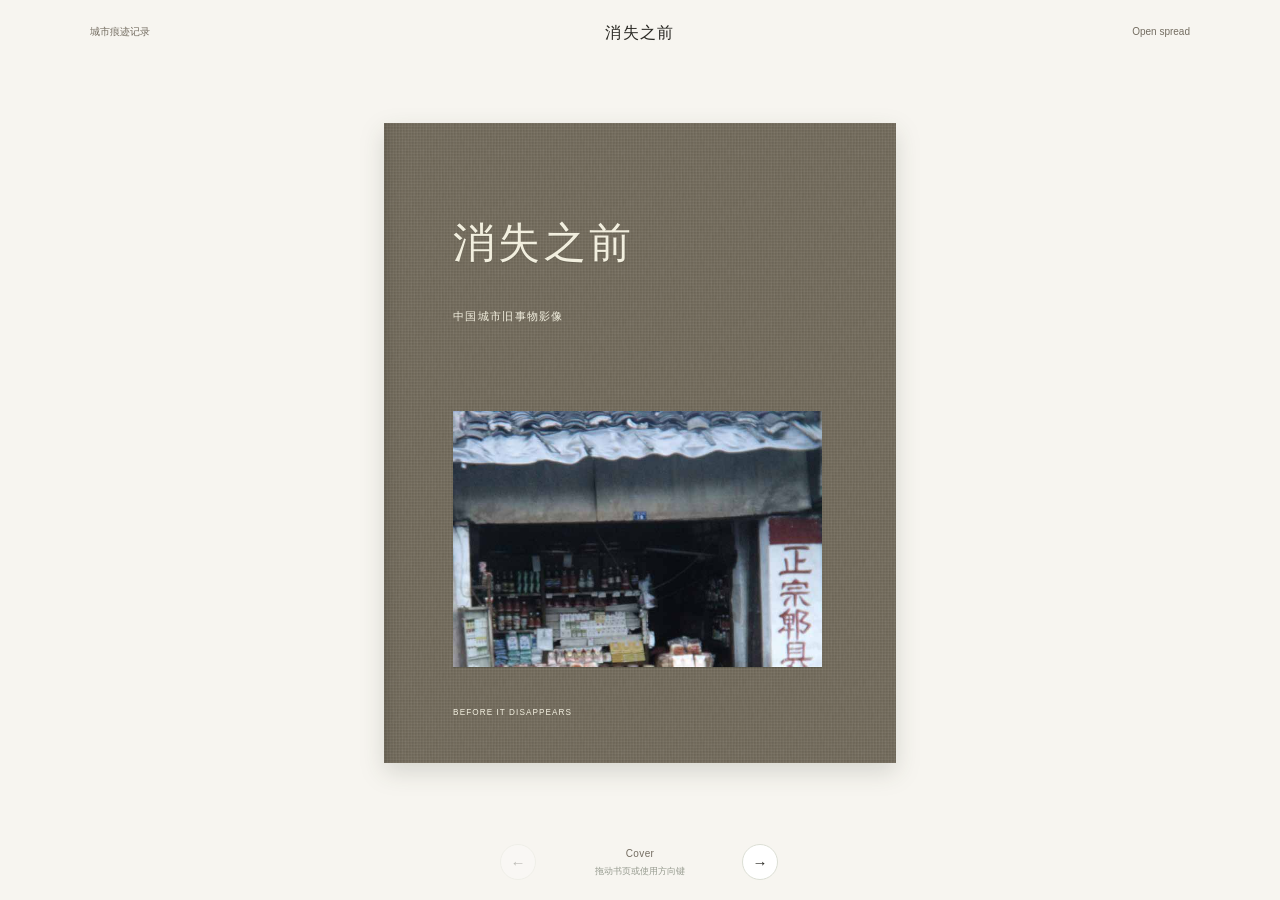
<file: index.html>
<!doctype html>
<html lang="zh-CN">
<head>
  <meta charset="utf-8">
  <meta name="viewport" content="width=device-width,initial-scale=1">
  <title>消失之前｜城市旧事物影像</title>
  <link rel="stylesheet" href="styles.css">
</head>
<body>
<main class="room">
  <header class="book-header">
    <span>城市痕迹记录</span><h1>消失之前</h1><span id="orientation">展开阅读</span>
  </header>
  <section class="stage" aria-label="《消失之前》互动翻页相册">
    <div class="book-rig">
      <div id="book" class="book" data-page-width="512" data-page-height="640">
        <article class="book-page art-page cloth recto cover" data-density="hard" aria-label="封面">
          <h2 class="cover-title">消失之前</h2>
          <p class="cover-subtitle">中国城市旧事物影像</p>
          <figure class="cover-plate"><img src="assets/photos/page-01-photo-01.jpg" alt="街边老商店与手写招牌"></figure>
          <span class="cover-foot">BEFORE IT DISAPPEARS</span>
        </article>
        <article class="book-page art-page endpaper verso" aria-label="环衬"></article>
        <article class="book-page art-page paper recto" aria-label="扉页">
          <div class="title-block"><span class="eyebrow">城市痕迹记录</span><h2>消失之前</h2><p>正在消失的城市旧事物</p></div>
        </article>
        <article class="book-page art-page paper verso" aria-label="卷首语">
          <blockquote class="opening-quote">有些东西并没有突然消失，<br>只是我们已经很久没有注意它们。</blockquote>
        </article>
        <article class="book-page art-page paper recto" aria-label="林荫里的旧建筑"><figure class="plate large"><img src="assets/photos/page-03-photo-01.jpg" alt="林荫里的旧建筑与行人"></figure><p class="folio">01</p></article>
        <article class="book-page art-page paper verso" aria-label="新旧建筑并置"><figure class="plate large low"><img src="assets/photos/page-04-photo-01.jpg" alt="低矮旧建筑背后的高层住宅"></figure><p class="folio">02</p></article>
        <article class="book-page art-page paper recto" aria-label="手写招牌局部"><figure class="plate portrait"><img src="assets/photos/page-05-photo-01.jpg" alt="竖排红字手写招牌"></figure><p class="folio">03</p></article>
        <article class="book-page art-page paper verso section-page" aria-label="章节：街上的字与物"><div class="section-title"><span>第一辑</span><h2>街上的字与物</h2><p>陈列、修补与日常的尺度</p></div></article>
        <article class="book-page art-page paper recto" aria-label="老商店全景"><figure class="plate portrait large"><img src="assets/photos/page-06-photo-01.jpg" alt="货品向门口层层陈列的老商店"></figure><p class="folio">04</p></article>
        <article class="book-page art-page paper verso" aria-label="老商店陈列局部"><figure class="plate portrait small"><img src="assets/photos/page-06-photo-02.jpg" alt="老商店货架局部"></figure><p class="folio">05</p></article>
        <article class="book-page art-page paper recto" aria-label="传统修理摊"><figure class="plate large"><img src="assets/photos/page-07-photo-01.jpg" alt="铺在街边地面的自行车修理工具"></figure><p class="folio">06</p></article>
        <article class="book-page art-page paper verso" aria-label="修理工具细节"><figure class="plate medium high"><img src="assets/photos/page-07-photo-02.jpg" alt="修理摊零件盒与工具"></figure><p class="folio">07</p></article>
        <article class="book-page art-page paper recto" aria-label="仍在工作的手"><figure class="plate medium low"><img src="assets/photos/page-07-photo-03.jpg" alt="摊位前仍在工作的手"></figure><p class="folio">08</p></article>
        <article class="book-page art-page paper verso section-page" aria-label="章节：公共生活"><div class="section-title"><span>第二辑</span><h2>公共生活</h2><p>电话、书信与纸上的旅程</p></div></article>
        <article class="book-page art-page paper recto" aria-label="红色电话亭"><figure class="plate portrait"><img src="assets/photos/page-08-photo-01.jpg" alt="街边红色公共电话亭"></figure><p class="folio">09</p></article>
        <article class="book-page art-page paper verso" aria-label="绿色邮筒"><figure class="plate portrait"><img src="assets/photos/page-08-photo-02.jpg" alt="街边绿色邮筒"></figure><p class="folio">10</p></article>
        <article class="book-page art-page paper recto" aria-label="蓝色纸质车票"><figure class="plate medium"><img src="assets/photos/page-09-photo-01.jpg" alt="一九九六年的蓝色纸质车票"></figure><p class="folio">11</p></article>
        <article class="book-page art-page paper verso" aria-label="旧车票组合"><figure class="plate medium"><img src="assets/photos/page-09-photo-02.jpg" alt="多张旧车票与补价票"></figure><p class="folio">12</p></article>
        <article class="book-page art-page paper recto section-page" aria-label="章节：门与痕迹"><div class="section-title"><span>第三辑</span><h2>门与痕迹</h2><p>木纹、漆面与被触摸过的时间</p></div></article>
        <article class="book-page art-page paper verso" aria-label="北京旧木门"><figure class="plate portrait large"><img src="assets/photos/page-10-photo-01.jpg" alt="北京街巷中的红色旧木门"></figure><p class="folio">13</p></article>
        <article class="book-page art-page paper recto" aria-label="旧木门门环"><figure class="plate portrait small"><img src="assets/photos/page-10-photo-02.jpg" alt="旧木门上的一对门环"></figure><p class="folio">14</p></article>
        <article class="book-page art-page paper verso" aria-label="门边生活痕迹"><figure class="plate portrait small"><img src="assets/photos/page-10-photo-03.jpg" alt="门边墙面上的生活物件"></figure><p class="folio">15</p></article>
        <article class="book-page art-page paper recto" aria-label="门环横向细节"><figure class="plate large"><img src="assets/photos/page-11-photo-01.jpg" alt="红色木门与门环的横向细节"></figure><p class="folio">16</p></article>
        <article class="book-page art-page paper verso" aria-label="红漆细节一"><figure class="plate small"><img src="assets/photos/page-11-photo-02.jpg" alt="旧木门红漆与木纹细节"></figure><p class="folio">17</p></article>
        <article class="book-page art-page paper recto" aria-label="门牌细节"><figure class="plate small high"><img src="assets/photos/page-11-photo-03.jpg" alt="红门上的旧门牌"></figure><p class="folio">18</p></article>
        <article class="book-page art-page paper verso" aria-label="墙面细节"><figure class="plate small low"><img src="assets/photos/page-11-photo-04.jpg" alt="门边墙面的磨损细节"></figure><p class="folio">19</p></article>
        <article class="book-page art-page paper recto section-page" aria-label="章节：仍在使用"><div class="section-title"><span>第四辑</span><h2>仍在使用</h2><p>人与物的关系，使记忆继续发生</p></div></article>
        <article class="book-page art-page paper verso" aria-label="修鞋铺"><figure class="plate large"><img src="assets/photos/page-12-photo-01.jpg" alt="修鞋铺中的人与鞋架"></figure><p class="folio">20</p></article>
        <article class="book-page art-page paper recto" aria-label="拆除后的建筑断面"><figure class="plate large"><img src="assets/photos/page-14-photo-01.jpg" alt="拆除后暴露在街边的建筑断面"></figure><p class="folio">21</p></article>
        <article class="book-page art-page paper verso" aria-label="老街巷"><figure class="plate portrait large"><img src="assets/photos/page-16-photo-01.jpg" alt="老街巷中的行人"></figure><p class="folio">22</p></article>
        <article class="book-page art-page paper recto" aria-label="尾声"><blockquote class="closing-quote">看见，<br>是记住的开始。</blockquote></article>
        <article class="book-page art-page paper verso" aria-label="版权说明"><div class="colophon"><p><strong>消失之前</strong><br>中国城市旧事物影像</p><p class="small-print">图片从用户提供的 PDF 中原样提取并按原书顺序重编。原摄影者与授权信息见源文件。</p></div></article>
        <article class="book-page art-page endpaper recto" aria-label="后环衬"></article>
        <article class="book-page art-page endpaper verso" aria-label="空白页"></article>
        <article class="book-page art-page cloth recto" data-density="hard" aria-label="封底"><span class="back-mark">消失之前 · 城市痕迹记录</span></article>
      </div>
    </div>
  </section>
  <footer class="controls" aria-label="翻页控制">
    <button id="previous" type="button" aria-label="上一页">←</button>
    <div class="status" aria-live="polite"><span id="page-status">封面</span><small>拖动书页或使用方向键</small></div>
    <button id="next" type="button" aria-label="下一页">→</button>
  </footer>
</main>
<script src="vendor/page-flip.browser.js"></script>
<script src="flipbook.js"></script>
</body>
</html>
</file>
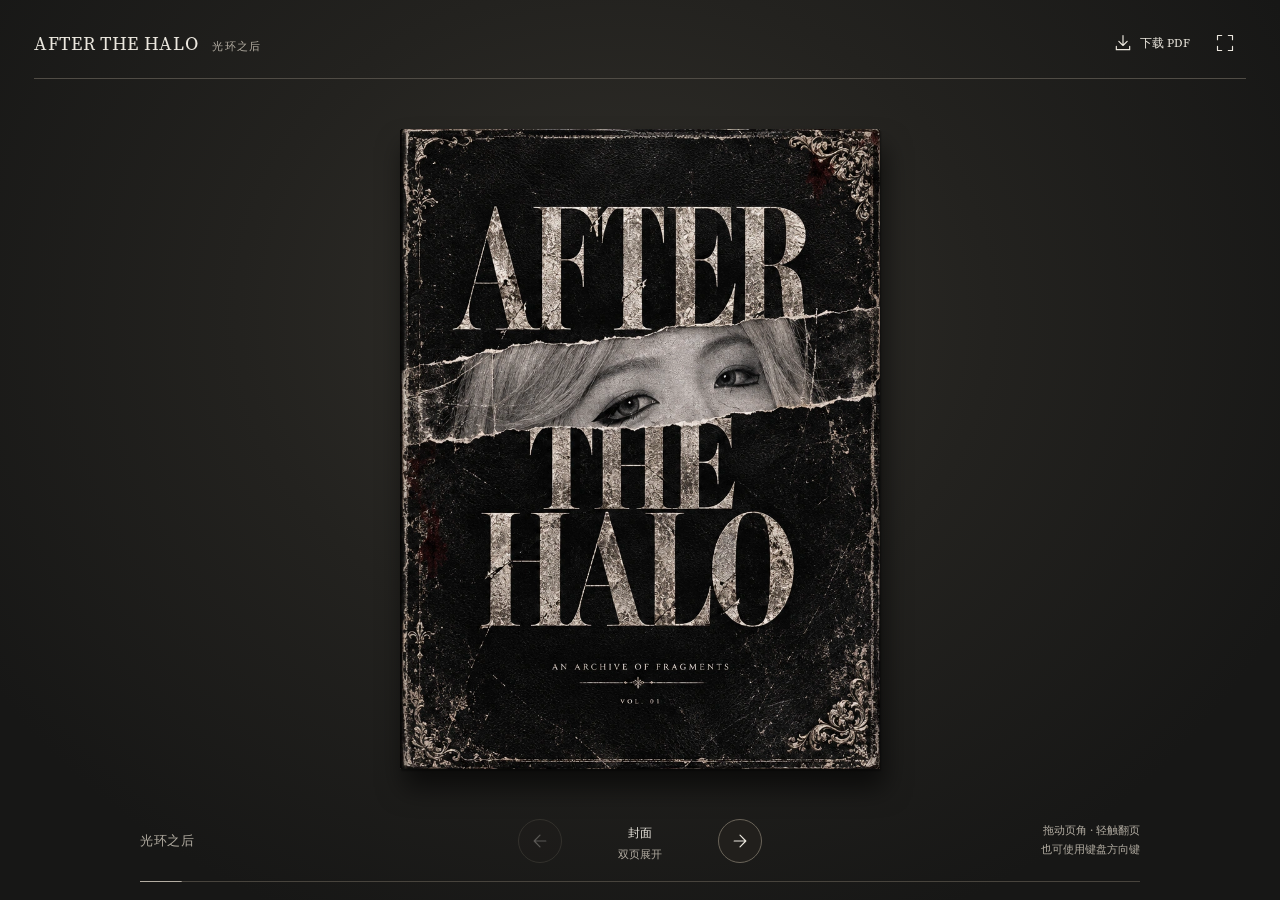
<file: after-the-halo/index.html>
<!doctype html>
<html lang="zh-CN"><head><meta charset="utf-8"><meta name="viewport" content="width=device-width,initial-scale=1,viewport-fit=cover"><meta name="theme-color" content="#171716"><title>AFTER THE HALO · 光环之后</title><meta name="description" content="一本关于人物、建筑与记忆碎片的古旧拼贴图册。拖动页角，翻阅光环之后。"><link rel="icon" href="favicon.svg" type="image/svg+xml"><link rel="preload" href="assets/pages/page-00.webp" as="image"><link rel="stylesheet" href="styles.css"><link rel="canonical" href="https://waldomann449-sys.github.io/disappearing-before-flipbook/after-the-halo/"><meta property="og:url" content="https://waldomann449-sys.github.io/disappearing-before-flipbook/after-the-halo/"><meta property="og:title" content="AFTER THE HALO · 光环之后"><meta property="og:image" content="https://waldomann449-sys.github.io/disappearing-before-flipbook/after-the-halo/assets/pages/page-00.webp"></head>
<body><main class="room"><header class="book-header"><div class="identity"><h1>AFTER THE HALO</h1><span>光环之后</span></div><div class="actions"><a class="download" href="AFTER_THE_HALO.pdf" download><svg viewBox="0 0 24 24" aria-hidden="true"><path d="M12 3v12m-5-5 5 5 5-5M4 16v4h16v-4"/></svg><span>下载 PDF</span></a><button class="icon-button" id="fullscreen" type="button" aria-label="全屏阅读" title="全屏阅读"><svg viewBox="0 0 24 24" aria-hidden="true"><path d="M8 3H3v5m13-5h5v5M3 16v5h5m13-5v5h-5"/></svg></button></div></header>
<section class="stage" aria-label="光环之后翻页图册"><div class="book-rig"><div id="book" class="book" data-page-width="480" data-page-height="640"><article class="book-page" data-density="hard" aria-label="封面"><img src="assets/pages/page-00.webp" width="768" height="1024" alt="磨损黑色封皮、银色 AFTER THE HALO 标题与撕裂眼部照片" decoding="async" fetchpriority="high" draggable="false"></article>
<article class="book-page" aria-label="第 2 页"><img src="assets/pages/page-01.webp" width="768" height="1024" alt="旧纸、教堂碎片与光环之后扉页，左页" decoding="async" draggable="false"></article>
<article class="book-page" aria-label="第 3 页"><img src="assets/pages/page-02.webp" width="768" height="1024" alt="旧纸、教堂碎片与光环之后扉页，右页" decoding="async" draggable="false"></article>
<article class="book-page" aria-label="第 4 页"><img src="assets/pages/page-03.webp" width="768" height="1024" alt="RELIC：人像眼部、花饰、古旧手稿与教堂拱窗，左页" decoding="async" draggable="false"></article>
<article class="book-page" aria-label="第 5 页"><img src="assets/pages/page-04.webp" width="768" height="1024" alt="RELIC：人像眼部、花饰、古旧手稿与教堂拱窗，右页" decoding="async" draggable="false"></article>
<article class="book-page" aria-label="第 6 页"><img src="assets/pages/page-05.webp" width="768" height="1024" alt="被撕开的古装人像、古典版画与黑色留白，左页" decoding="async" draggable="false"></article>
<article class="book-page" aria-label="第 7 页"><img src="assets/pages/page-06.webp" width="768" height="1024" alt="被撕开的古装人像、古典版画与黑色留白，右页" decoding="async" draggable="false"></article>
<article class="book-page" aria-label="第 8 页"><img src="assets/pages/page-07.webp" width="768" height="1024" alt="雾中山径、手部与刺绣碎片，左页" decoding="async" draggable="false"></article>
<article class="book-page" aria-label="第 9 页"><img src="assets/pages/page-08.webp" width="768" height="1024" alt="雾中山径、手部与刺绣碎片，右页" decoding="async" draggable="false"></article>
<article class="book-page" aria-label="第 10 页"><img src="assets/pages/page-09.webp" width="768" height="1024" alt="FRACTURE：巨大残缺字母、棕发人像与黑色蕾丝，左页" decoding="async" draggable="false"></article>
<article class="book-page" aria-label="第 11 页"><img src="assets/pages/page-10.webp" width="768" height="1024" alt="FRACTURE：巨大残缺字母、棕发人像与黑色蕾丝，右页" decoding="async" draggable="false"></article>
<article class="book-page" aria-label="第 12 页"><img src="assets/pages/page-11.webp" width="768" height="1024" alt="错位银发人像与教堂花窗，左页" decoding="async" draggable="false"></article>
<article class="book-page" aria-label="第 13 页"><img src="assets/pages/page-12.webp" width="768" height="1024" alt="错位银发人像与教堂花窗，右页" decoding="async" draggable="false"></article>
<article class="book-page" aria-label="第 14 页"><img src="assets/pages/page-13.webp" width="768" height="1024" alt="CUT KEEP FORGET：人像、手部、建筑与蕾丝密集拼贴，左页" decoding="async" draggable="false"></article>
<article class="book-page" aria-label="第 15 页"><img src="assets/pages/page-14.webp" width="768" height="1024" alt="CUT KEEP FORGET：人像、手部、建筑与蕾丝密集拼贴，右页" decoding="async" draggable="false"></article>
<article class="book-page" aria-label="第 16 页"><img src="assets/pages/page-15.webp" width="768" height="1024" alt="AFTERIMAGE：旧书、人物碎片与镜前烛光，左页" decoding="async" draggable="false"></article>
<article class="book-page" aria-label="第 17 页"><img src="assets/pages/page-16.webp" width="768" height="1024" alt="AFTERIMAGE：旧书、人物碎片与镜前烛光，右页" decoding="async" draggable="false"></article>
<article class="book-page" aria-label="第 18 页"><img src="assets/pages/page-17.webp" width="768" height="1024" alt="古装面部残影与巴洛克楼梯，左页" decoding="async" draggable="false"></article>
<article class="book-page" aria-label="第 19 页"><img src="assets/pages/page-18.webp" width="768" height="1024" alt="古装面部残影与巴洛克楼梯，右页" decoding="async" draggable="false"></article>
<article class="book-page" aria-label="第 20 页"><img src="assets/pages/page-19.webp" width="768" height="1024" alt="教堂光线、烛火与人物剪影，左页" decoding="async" draggable="false"></article>
<article class="book-page" aria-label="第 21 页"><img src="assets/pages/page-20.webp" width="768" height="1024" alt="教堂光线、烛火与人物剪影，右页" decoding="async" draggable="false"></article>
<article class="book-page" aria-label="第 22 页"><img src="assets/pages/page-21.webp" width="768" height="1024" alt="收尾题记、雾树和蕾丝衬页，左页" decoding="async" draggable="false"></article>
<article class="book-page" aria-label="第 23 页"><img src="assets/pages/page-22.webp" width="768" height="1024" alt="收尾题记、雾树和蕾丝衬页，右页" decoding="async" draggable="false"></article>
<article class="book-page" data-density="hard" aria-label="封底"><img src="assets/pages/page-23.webp" width="768" height="1024" alt="黑色磨损封底，残缺银色圆环与 Nothing stays whole" decoding="async" draggable="false"></article></div></div></section>
<footer class="reading-footer"><span id="chapter" class="chapter">光环之后</span><nav class="controls" aria-label="翻页控制"><button class="turn-button" id="previous" type="button" aria-label="上一页"><svg viewBox="0 0 24 24" aria-hidden="true"><path d="M19 12H5m7-7-7 7 7 7"/></svg></button><div class="status" aria-live="polite" aria-atomic="true"><span id="page-status">封面</span><small id="orientation">双页展开</small></div><button class="turn-button" id="next" type="button" aria-label="下一页"><svg viewBox="0 0 24 24" aria-hidden="true"><path d="M5 12h14m-7-7 7 7-7 7"/></svg></button></nav><p class="hint">拖动页角 · 轻触翻页<span class="desktop-hint"><br>也可使用键盘方向键</span></p><div class="progress" id="book-progress" role="progressbar" aria-label="阅读进度" aria-valuemin="1" aria-valuemax="24" aria-valuenow="1"><span id="progress-fill"></span></div></footer><p class="sr-only" id="reader-message" role="status"></p></main>
<noscript><div class="no-script">请开启浏览器的 JavaScript 以翻阅图册，或<a href="AFTER_THE_HALO.pdf">下载 PDF</a>。</div></noscript><script src="vendor/page-flip.browser.js"></script><script src="flipbook.js"></script></body></html>
</file>
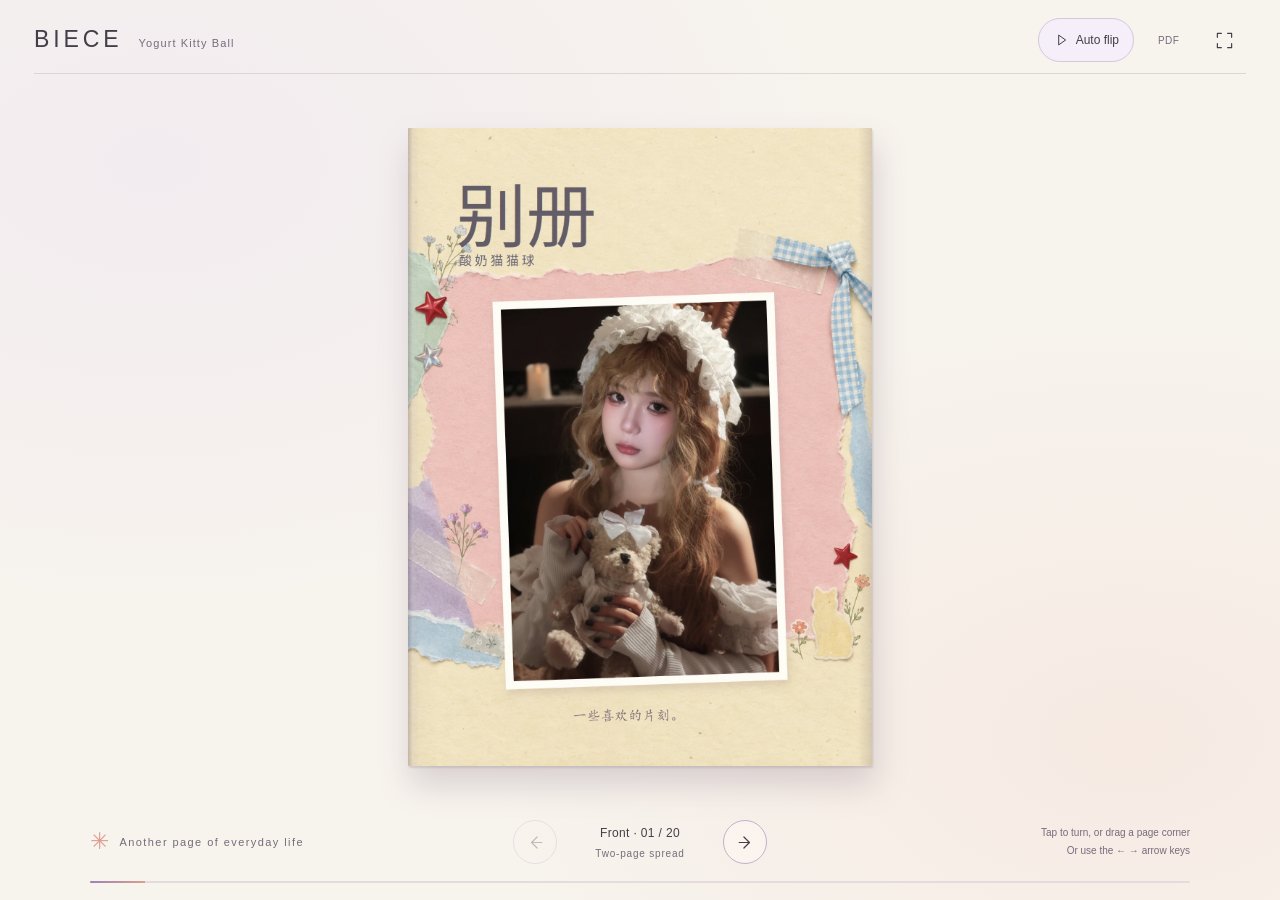
<file: biece/index.html>
<!doctype html>
<html lang="en">
<head>
  <meta charset="utf-8">
  <meta name="viewport" content="width=device-width,initial-scale=1,viewport-fit=cover">
  <meta name="theme-color" content="#f7f3ed">
  <title>BIECE · Yogurt Kitty Ball</title>
  <meta name="description" content="A personal photo scrapbook by Yogurt Kitty Ball. Drag a page corner to explore everyday moments worth keeping.">
  <link rel="canonical" href="https://waldomann449-sys.github.io/disappearing-before-flipbook/biece/">
  <meta property="og:title" content="BIECE · Yogurt Kitty Ball">
  <meta property="og:type" content="website">
  <meta property="og:url" content="https://waldomann449-sys.github.io/disappearing-before-flipbook/biece/">
  <meta property="og:description" content="A colorful scrapbook of favorite moments, made to leaf through at your own pace.">
  <meta property="og:image" content="https://waldomann449-sys.github.io/disappearing-before-flipbook/biece/cover.jpg?v=en1">
  <link rel="icon" href="data:image/svg+xml,%3Csvg xmlns='http://www.w3.org/2000/svg' viewBox='0 0 32 32'%3E%3Crect width='32' height='32' rx='6' fill='%23ece4f3'/%3E%3Cpath d='M9 6h14v20H9zM12 6v20' fill='none' stroke='%23645479' stroke-width='1.5'/%3E%3C/svg%3E">
  <link rel="preload" href="assets/page-00.webp?v=en1" as="image">
  <link rel="stylesheet" href="styles.css?v=en1">
</head>
<body>
<main class="room">
  <header class="book-header">
    <div class="identity"><h1>BIECE</h1><span>Yogurt Kitty Ball</span></div>
    <div class="actions">
      <button id="autoplay" class="auto-button" type="button" aria-pressed="false" aria-label="Start automatic page turning">
        <svg class="play-icon" viewBox="0 0 24 24" aria-hidden="true"><path d="m9 5 10 7-10 7z"/></svg>
        <svg class="pause-icon" viewBox="0 0 24 24" aria-hidden="true"><path d="M8 5v14M16 5v14"/></svg>
        <span id="autoplay-label">Auto flip</span>
      </button>
      <a class="icon-button pdf-link" href="book.pdf?v=en1" download="BIECE_Photobook.pdf" aria-label="Download the PDF photobook" title="Download the PDF photobook">PDF</a>
      <button class="icon-button" id="fullscreen" type="button" aria-label="Read in full screen" title="Read in full screen"><svg viewBox="0 0 24 24" aria-hidden="true"><path d="M8 3H3v5m13-5h5v5M3 16v5h5m13-5v5h-5"/></svg></button>
    </div>
  </header>
  <section class="stage" aria-label="BIECE interactive photobook" aria-describedby="reading-hint">
    <div class="book-rig">
      <div id="book" class="book" data-page-width="464" data-page-height="638" data-edge="front">
        <article class="book-page" data-density="hard" aria-label="Front cover"><img src="assets/page-00.webp?v=en1" width="800" height="1100" alt="BIECE by Yogurt Kitty Ball, front cover" decoding="async" fetchpriority="high" draggable="false"></article>
        <article class="book-page" aria-label="Page 2"><img src="assets/page-01.webp?v=en1" width="800" height="1100" alt="BIECE, page 2" decoding="async" draggable="false"></article>
        <article class="book-page" aria-label="Page 3"><img src="assets/page-02.webp?v=en1" width="800" height="1100" alt="BIECE, page 3" decoding="async" draggable="false"></article>
        <article class="book-page" aria-label="Page 4"><img src="assets/page-03.webp?v=en1" width="800" height="1100" alt="BIECE, page 4" decoding="async" draggable="false"></article>
        <article class="book-page" aria-label="Page 5"><img src="assets/page-04.webp?v=en1" width="800" height="1100" alt="BIECE, page 5" decoding="async" draggable="false"></article>
        <article class="book-page" aria-label="Page 6"><img src="assets/page-05.webp?v=en1" width="800" height="1100" alt="BIECE, page 6" decoding="async" draggable="false"></article>
        <article class="book-page" aria-label="Page 7"><img src="assets/page-06.webp?v=en1" width="800" height="1100" alt="BIECE, page 7" decoding="async" draggable="false"></article>
        <article class="book-page" aria-label="Page 8"><img src="assets/page-07.webp?v=en1" width="800" height="1100" alt="BIECE, page 8" decoding="async" draggable="false"></article>
        <article class="book-page" aria-label="Page 9"><img src="assets/page-08.webp?v=en1" width="800" height="1100" alt="BIECE, page 9" decoding="async" draggable="false"></article>
        <article class="book-page" aria-label="Page 10"><img src="assets/page-09.webp?v=en1" width="800" height="1100" alt="BIECE, page 10" decoding="async" draggable="false"></article>
        <article class="book-page" aria-label="Page 11"><img src="assets/page-10.webp?v=en1" width="800" height="1100" alt="BIECE, page 11" decoding="async" draggable="false"></article>
        <article class="book-page" aria-label="Page 12"><img src="assets/page-11.webp?v=en1" width="800" height="1100" alt="BIECE, page 12" decoding="async" draggable="false"></article>
        <article class="book-page" aria-label="Page 13"><img src="assets/page-12.webp?v=en1" width="800" height="1100" alt="BIECE, page 13" decoding="async" draggable="false"></article>
        <article class="book-page" aria-label="Page 14"><img src="assets/page-13.webp?v=en1" width="800" height="1100" alt="BIECE, page 14" decoding="async" draggable="false"></article>
        <article class="book-page" aria-label="Page 15"><img src="assets/page-14.webp?v=en1" width="800" height="1100" alt="BIECE, page 15" decoding="async" draggable="false"></article>
        <article class="book-page" aria-label="Page 16"><img src="assets/page-15.webp?v=en1" width="800" height="1100" alt="BIECE, page 16" decoding="async" draggable="false"></article>
        <article class="book-page" aria-label="Page 17"><img src="assets/page-16.webp?v=en1" width="800" height="1100" alt="BIECE, page 17" decoding="async" draggable="false"></article>
        <article class="book-page" aria-label="Page 18"><img src="assets/page-17.webp?v=en1" width="800" height="1100" alt="BIECE, page 18" decoding="async" draggable="false"></article>
        <article class="book-page" aria-label="Page 19"><img src="assets/page-18.webp?v=en1" width="800" height="1100" alt="BIECE, page 19" decoding="async" draggable="false"></article>
        <article class="book-page" data-density="hard" aria-label="Back cover"><img src="assets/page-19.webp?v=en1" width="800" height="1100" alt="BIECE, back cover" decoding="async" draggable="false"></article>
      </div>
    </div>
  </section>
  <footer class="reading-footer" aria-label="Page controls">
    <span class="book-note" aria-hidden="true"><span class="little-star">✳</span> Another page of everyday life</span>
    <div class="controls">
      <button id="previous" class="turn-button" type="button" aria-label="Previous page" title="Previous page"><svg viewBox="0 0 24 24" aria-hidden="true"><path d="m14 5-7 7 7 7M7 12h13"/></svg></button>
      <div class="status" aria-live="polite" aria-atomic="true"><span id="page-status">Front · 01 / 20</span><small id="orientation">Open the book</small></div>
      <button id="next" class="turn-button" type="button" aria-label="Next page" title="Next page"><svg viewBox="0 0 24 24" aria-hidden="true"><path d="m10 5 7 7-7 7M17 12H4"/></svg></button>
    </div>
    <p class="hint" id="reading-hint">Tap to turn, or drag a page corner<span class="desktop-hint"><br>Or use the ← → arrow keys</span></p>
    <div class="progress" id="book-progress" role="progressbar" aria-label="Reading progress" aria-valuemin="1" aria-valuemax="20" aria-valuenow="1"><span id="progress-fill"></span></div>
  </footer>
</main>
<p id="reader-message" class="reader-message" role="status" hidden></p>
<noscript><p class="no-script">Enable JavaScript to turn the pages, or <a href="book.pdf?v=en1">read the PDF edition</a>.</p></noscript>
<script src="vendor/page-flip.browser.js"></script>
<script src="flipbook.js?v=en1"></script>
</body>
</html>
</file>
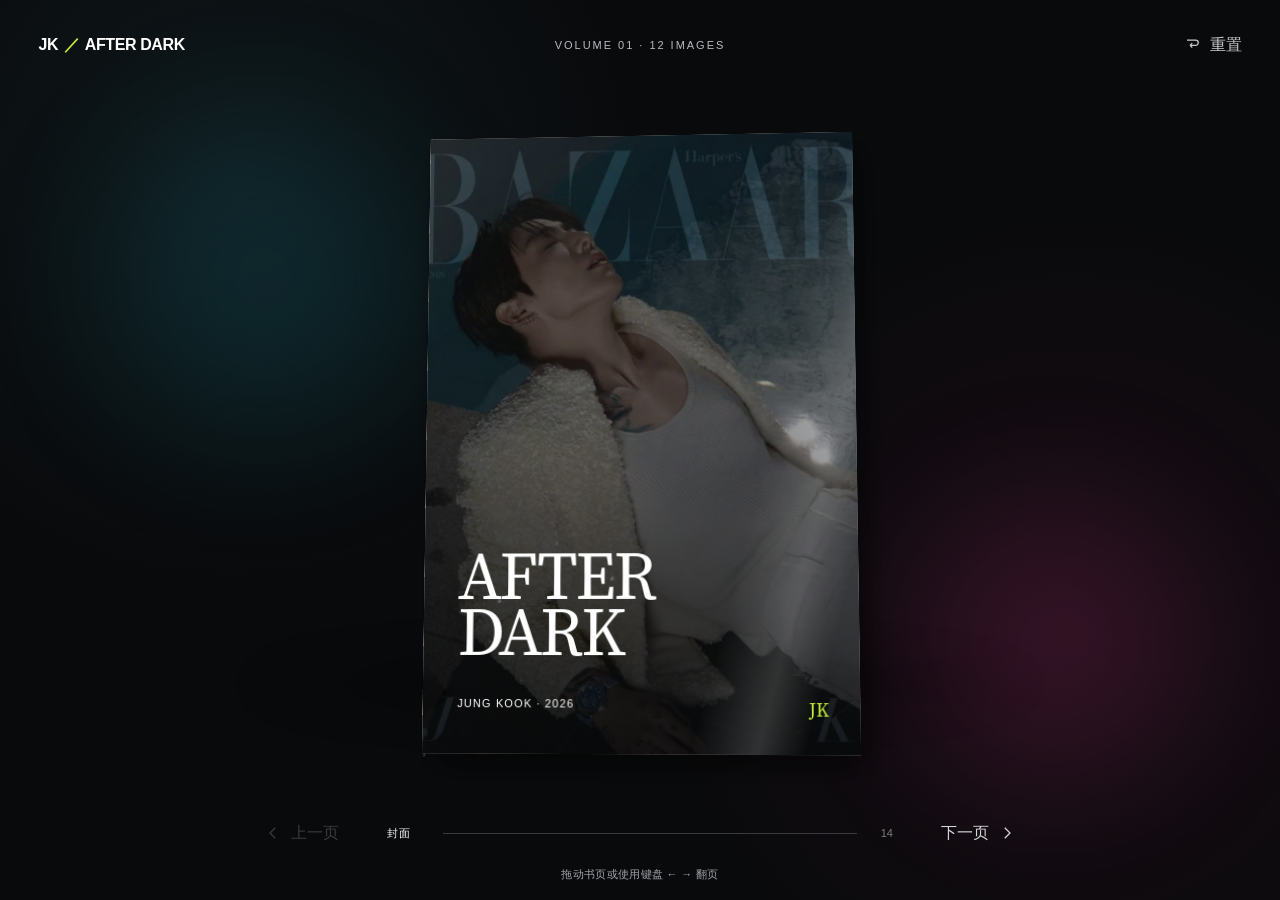
<file: jk-after-dark/index.html>
<!doctype html>
<html lang="zh-CN">
<head>
  <meta charset="utf-8">
  <meta name="viewport" content="width=device-width, initial-scale=1, viewport-fit=cover">
  <meta name="theme-color" content="#090a0c">
  <meta name="description" content="一册以十二张影像编排的交互式 3D 翻页画册。">
  <link rel="icon" type="image/svg+xml" href="data:image/svg+xml,%3Csvg xmlns='http://www.w3.org/2000/svg' viewBox='0 0 64 64'%3E%3Crect width='64' height='64' rx='10' fill='%23090a0c'/%3E%3Cpath d='M15 14h8v25c0 8-4 12-12 12v-8c3 0 4-1 4-5V14Zm14 0h8v15l11-15h10L45 31l14 20H49L37 34v17h-8V14Z' fill='%23c8f137'/%3E%3C/svg%3E">
  <title>JK — After Dark / 3D 画册</title>
  <link rel="stylesheet" href="styles.css">
</head>
<body>
  <main class="experience" aria-label="JK After Dark 3D 翻页画册">
    <header class="masthead">
      <a class="wordmark" href="#book" aria-label="返回画册">JK<span>／</span>AFTER DARK</a>
      <p class="edition">VOLUME 01 · 12 IMAGES</p>
      <button class="soundless" id="resetBook" type="button" aria-label="合上画册">
        <svg viewBox="0 0 24 24" aria-hidden="true"><path d="M4 5.5h11.5a3.5 3.5 0 0 1 0 7H8m0 0 3-3m-3 3 3 3"/></svg>
        <span>重置</span>
      </button>
    </header>

    <section class="book-stage" id="book" aria-roledescription="3D 翻页画册" aria-label="使用左右按钮、键盘方向键或滑动翻页">
      <div class="ambient ambient-one" aria-hidden="true"></div>
      <div class="ambient ambient-two" aria-hidden="true"></div>
      <div class="floor-shadow" aria-hidden="true"></div>
      <div class="book-rig" id="bookRig">
        <div class="book" id="bookObject">
          <div class="book-spine" aria-hidden="true"></div>
          <div class="page-block" aria-hidden="true"></div>

          <article class="sheet cover-sheet" data-sheet="0">
            <div class="page face front cover cover-front layout-cover">
              <img src="assets/photos/photo-01.jpg" alt="人物身着白色外套倚靠在冷蓝色背景前">
              <div class="cover-wash" aria-hidden="true"></div>
              <div class="cover-type">
                <h1>AFTER<br>DARK</h1>
                <span>JUNG KOOK · 2026</span>
              </div>
              <div class="cover-mark">JK</div>
            </div>
            <div class="page face back paper-dark layout-editorial">
              <img src="assets/photos/photo-02.jpg" alt="豹纹外套人物坐姿肖像">
              <div class="page-copy copy-pink"><span>THE TEMPERATURE</span><b>02</b></div>
            </div>
          </article>

          <article class="sheet" data-sheet="1">
            <div class="page face front paper-ivory layout-tilted">
              <div class="image-mat"><img src="assets/photos/photo-03.jpg" alt="抬手露出腕表的近距离横向肖像"></div>
              <div class="margin-note"><b>LIME / 03</b><span>Closer than<br>the lens allows.</span></div>
            </div>
            <div class="page face back paper-black layout-window">
              <img src="assets/photos/photo-04.jpg" alt="雨滴玻璃后的腕表肖像">
              <div class="window-frame" aria-hidden="true"></div>
              <p class="vertical-copy">NOCTURNE — WATCH THE LIGHT MOVE</p>
            </div>
          </article>

          <article class="sheet" data-sheet="2">
            <div class="page face front paper-cream layout-soft">
              <img src="assets/photos/photo-05.jpg" alt="白色绒面外套与蓝色腕表的近景肖像">
              <div class="soft-caption"><span>PORTRAIT STUDY</span><b>05</b></div>
            </div>
            <div class="page face back paper-charcoal layout-frame">
              <div class="frame-photo"><img src="assets/photos/photo-06.jpg" alt="黑色衬衫与腕表的正面肖像"></div>
              <div class="frame-copy"><span>BLACK SILK</span><p>A quiet frame before the pulse accelerates.</p></div>
            </div>
          </article>

          <article class="sheet" data-sheet="3">
            <div class="page face front paper-warm layout-crop">
              <img src="assets/photos/photo-07.jpg" alt="白色背心近距离侧脸自拍">
              <div class="crop-label">UNGUARDED<br><b>07</b></div>
            </div>
            <div class="page face back paper-blue layout-stage">
              <img src="assets/photos/photo-08.jpg" alt="舞台上穿牛仔外套的表演瞬间">
              <div class="stage-stripe"><span>LIVE</span><b>BODY / LIGHT / SOUND</b></div>
            </div>
          </article>

          <article class="sheet" data-sheet="4">
            <div class="page face front paper-ink layout-full">
              <img src="assets/photos/photo-09.jpg" alt="蓝红舞台灯光中的演唱动作">
              <div class="full-index">09</div>
              <p class="full-copy">The page becomes a stage.</p>
            </div>
            <div class="page face back paper-indigo layout-poster">
              <img src="assets/photos/photo-10.jpg" alt="高举麦克风的舞台人物全身照">
              <div class="poster-type"><span>HIGH<br>VOLTAGE</span><b>10</b></div>
            </div>
          </article>

          <article class="sheet" data-sheet="5">
            <div class="page face front paper-white layout-gallery">
              <img src="assets/photos/photo-11.jpg" alt="黑白香氛广告人物坐姿肖像">
              <div class="gallery-copy"><b>MONOCHROME</b><span>Light reduced to its essential shape.</span></div>
            </div>
            <div class="page face back paper-teal layout-bokeh">
              <img src="assets/photos/photo-12.jpg" alt="青色散景舞台前的黑色皮衣肖像">
              <div class="bokeh-copy"><span>LAST LIGHT</span><b>12</b></div>
            </div>
          </article>

          <article class="sheet cover-sheet" data-sheet="6">
            <div class="page face front paper-black closing-page">
              <p>TWELVE FRAMES.<br>ONE NIGHT IN MOTION.</p>
              <div class="closing-rule" aria-hidden="true"></div>
              <span>Turn once more to close the book.</span>
            </div>
            <div class="page face back cover cover-back">
              <div class="back-mark">JK</div>
              <p>AFTER DARK</p>
              <span>AN INTERACTIVE PHOTO VOLUME</span>
            </div>
          </article>
        </div>
      </div>

      <button class="edge-turn edge-prev" id="edgePrev" type="button" aria-label="上一页"></button>
      <button class="edge-turn edge-next" id="edgeNext" type="button" aria-label="下一页"></button>
    </section>

    <nav class="controls" aria-label="画册导航">
      <button class="nav-button" id="prevPage" type="button" aria-label="上一页">
        <svg viewBox="0 0 24 24" aria-hidden="true"><path d="m15 5-7 7 7 7"/></svg>
        <span>上一页</span>
      </button>
      <div class="progress-wrap" aria-live="polite">
        <span class="progress-current" id="pageCurrent">封面</span>
        <div class="progress-track" aria-hidden="true"><i id="progressBar"></i></div>
        <span class="progress-total">14</span>
      </div>
      <button class="nav-button" id="nextPage" type="button" aria-label="下一页">
        <span>下一页</span>
        <svg viewBox="0 0 24 24" aria-hidden="true"><path d="m9 5 7 7-7 7"/></svg>
      </button>
    </nav>

    <p class="hint" id="interactionHint">拖动书页或使用键盘 ← → 翻页</p>
  </main>
  <script src="book.js"></script>
</body>
</html>
</file>
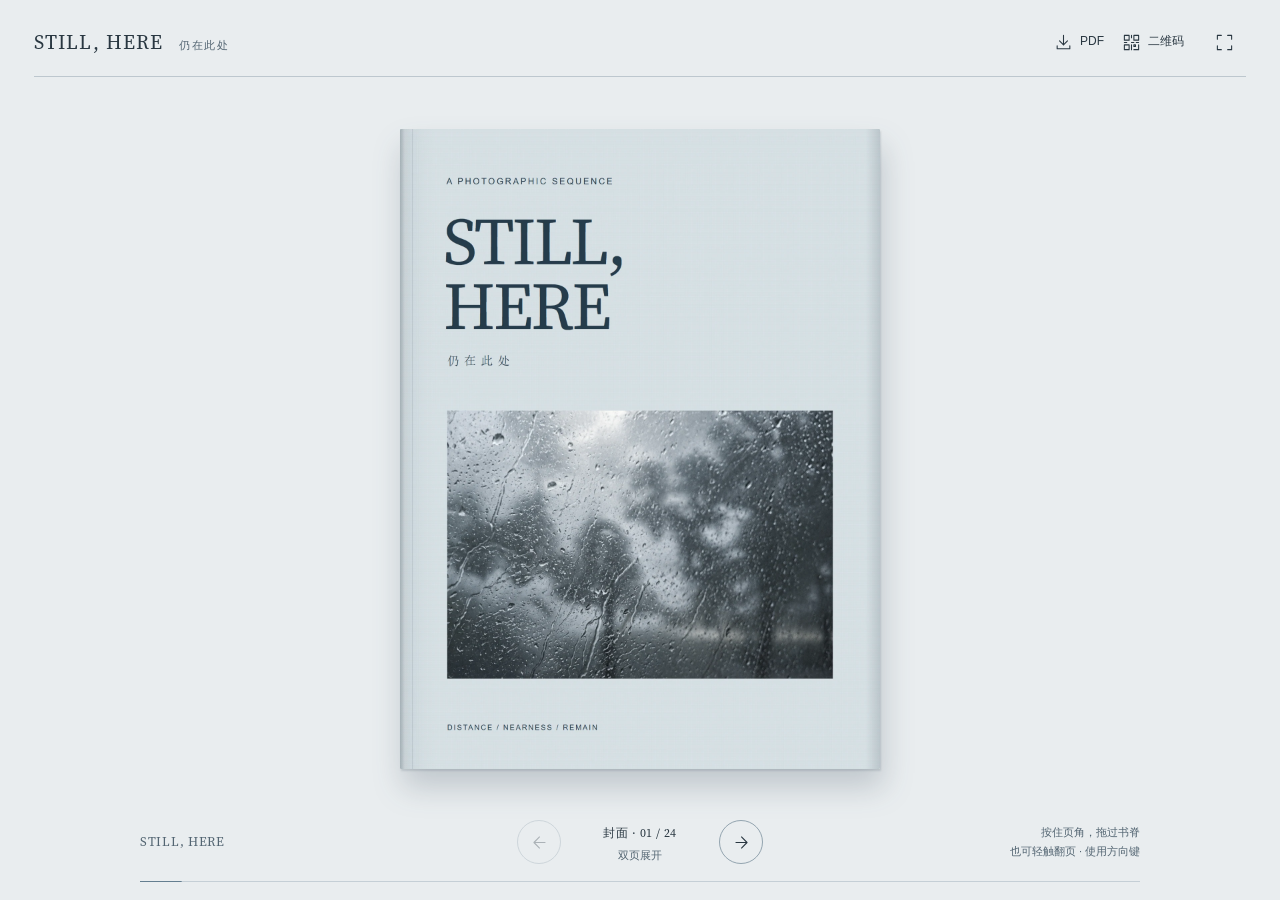
<file: still-here/index.html>
<!doctype html>
<html lang="zh-CN">
<head>
  <meta charset="utf-8">
  <meta name="viewport" content="width=device-width,initial-scale=1,viewport-fit=cover">
  <meta name="theme-color" content="#e9edef">
  <title>STILL, HERE · 仍在此处</title>
  <meta name="description" content="STILL, HERE｜仍在此处。轻触翻页，或按住页角拖过书脊，阅读这本摄影画册。">
  <link rel="icon" href="data:image/svg+xml,%3Csvg xmlns='http://www.w3.org/2000/svg' viewBox='0 0 32 32'%3E%3Crect width='32' height='32' fill='%23e9edef'/%3E%3Cpath d='M9 6h14v20H9zM12 6v20' fill='none' stroke='%23647e90' stroke-width='1.5'/%3E%3C/svg%3E">
  <link rel="canonical" href="https://waldomann449-sys.github.io/disappearing-before-flipbook/still-here/">
  <link rel="preload" href="assets/pages/page-00.webp" as="image">
  <link rel="stylesheet" href="styles.css">
</head>
<body>
<main class="room">
  <header class="book-header">
    <div class="identity"><h1>STILL, HERE</h1><span>仍在此处</span></div>
    <nav class="actions" aria-label="画册文件">
      <a class="text-action" href="STILL_HERE.pdf" download aria-label="下载画册 PDF" title="下载画册 PDF"><svg viewBox="0 0 24 24" aria-hidden="true"><path d="M12 3v12m-5-5 5 5 5-5M4 16v4h16v-4"/></svg><span>PDF</span></a>
      <a class="text-action" href="STILL_HERE_QR.png" target="_blank" rel="noopener" aria-label="打开画册二维码" title="打开画册二维码"><svg viewBox="0 0 24 24" aria-hidden="true"><path d="M3 3h6v6H3zM15 3h6v6h-6zM3 15h6v6H3zM15 15h2v2h-2zM21 15v6h-6M12 3v3m0 6h3m6 0h-3M3 12h3m6 3v6"/></svg><span>二维码</span></a>
      <button class="icon-button" id="fullscreen" type="button" aria-label="全屏阅读" title="全屏阅读"><svg viewBox="0 0 24 24" aria-hidden="true"><path d="M8 3H3v5m13-5h5v5M3 16v5h5m13-5v5h-5"/></svg></button>
    </nav>
  </header>
  <section class="stage" aria-label="仍在此处翻页画册">
    <div class="book-rig">
      <div id="book" class="book" data-page-width="480" data-page-height="640">
        <article class="book-page" data-density="hard" aria-label="封面"><img src="assets/pages/page-00.webp" width="768" height="1024" alt="STILL, HERE｜仍在此处，封面" decoding="async" fetchpriority="high" draggable="false"></article>
        <article class="book-page" aria-label="第 2 页"><img src="assets/pages/page-01.webp" width="768" height="1024" alt="仍在此处，第 2 页" decoding="async" draggable="false"></article>
        <article class="book-page" aria-label="第 3 页"><img src="assets/pages/page-02.webp" width="768" height="1024" alt="仍在此处，第 3 页" decoding="async" draggable="false"></article>
        <article class="book-page" aria-label="第 4 页"><img src="assets/pages/page-03.webp" width="768" height="1024" alt="仍在此处，第 4 页" decoding="async" draggable="false"></article>
        <article class="book-page" aria-label="第 5 页"><img src="assets/pages/page-04.webp" width="768" height="1024" alt="仍在此处，第 5 页" decoding="async" draggable="false"></article>
        <article class="book-page" aria-label="第 6 页"><img src="assets/pages/page-05.webp" width="768" height="1024" alt="仍在此处，第 6 页" decoding="async" draggable="false"></article>
        <article class="book-page" aria-label="第 7 页"><img src="assets/pages/page-06.webp" width="768" height="1024" alt="仍在此处，第 7 页" decoding="async" draggable="false"></article>
        <article class="book-page" aria-label="第 8 页"><img src="assets/pages/page-07.webp" width="768" height="1024" alt="仍在此处，第 8 页" decoding="async" draggable="false"></article>
        <article class="book-page" aria-label="第 9 页"><img src="assets/pages/page-08.webp" width="768" height="1024" alt="仍在此处，第 9 页" decoding="async" draggable="false"></article>
        <article class="book-page" aria-label="第 10 页"><img src="assets/pages/page-09.webp" width="768" height="1024" alt="仍在此处，第 10 页" decoding="async" draggable="false"></article>
        <article class="book-page" aria-label="第 11 页"><img src="assets/pages/page-10.webp" width="768" height="1024" alt="仍在此处，第 11 页" decoding="async" draggable="false"></article>
        <article class="book-page" aria-label="第 12 页"><img src="assets/pages/page-11.webp" width="768" height="1024" alt="仍在此处，第 12 页" decoding="async" draggable="false"></article>
        <article class="book-page" aria-label="第 13 页"><img src="assets/pages/page-12.webp" width="768" height="1024" alt="仍在此处，第 13 页" decoding="async" draggable="false"></article>
        <article class="book-page" aria-label="第 14 页"><img src="assets/pages/page-13.webp" width="768" height="1024" alt="仍在此处，第 14 页" decoding="async" draggable="false"></article>
        <article class="book-page" aria-label="第 15 页"><img src="assets/pages/page-14.webp" width="768" height="1024" alt="仍在此处，第 15 页" decoding="async" draggable="false"></article>
        <article class="book-page" aria-label="第 16 页"><img src="assets/pages/page-15.webp" width="768" height="1024" alt="仍在此处，第 16 页" decoding="async" draggable="false"></article>
        <article class="book-page" aria-label="第 17 页"><img src="assets/pages/page-16.webp" width="768" height="1024" alt="仍在此处，第 17 页" decoding="async" draggable="false"></article>
        <article class="book-page" aria-label="第 18 页"><img src="assets/pages/page-17.webp" width="768" height="1024" alt="仍在此处，第 18 页" decoding="async" draggable="false"></article>
        <article class="book-page" aria-label="第 19 页"><img src="assets/pages/page-18.webp" width="768" height="1024" alt="仍在此处，第 19 页" decoding="async" draggable="false"></article>
        <article class="book-page" aria-label="第 20 页"><img src="assets/pages/page-19.webp" width="768" height="1024" alt="仍在此处，第 20 页" decoding="async" draggable="false"></article>
        <article class="book-page" aria-label="第 21 页"><img src="assets/pages/page-20.webp" width="768" height="1024" alt="仍在此处，第 21 页" decoding="async" draggable="false"></article>
        <article class="book-page" aria-label="第 22 页"><img src="assets/pages/page-21.webp" width="768" height="1024" alt="仍在此处，第 22 页" decoding="async" draggable="false"></article>
        <article class="book-page" aria-label="第 23 页"><img src="assets/pages/page-22.webp" width="768" height="1024" alt="仍在此处，第 23 页" decoding="async" draggable="false"></article>
        <article class="book-page" data-density="hard" aria-label="封底"><img src="assets/pages/page-23.webp" width="768" height="1024" alt="STILL, HERE｜仍在此处，封底" decoding="async" draggable="false"></article>
      </div>
    </div>
  </section>
  <footer class="reading-footer">
    <span class="book-label">STILL, HERE</span>
    <nav class="controls" aria-label="翻页控制">
      <button class="turn-button" id="previous" type="button" aria-label="上一页" disabled><svg viewBox="0 0 24 24" aria-hidden="true"><path d="M19 12H5m7-7-7 7 7 7"/></svg></button>
      <div class="status" aria-live="polite" aria-atomic="true"><span id="page-status">封面 · 01 / 24</span><small id="orientation">双页展开</small></div>
      <button class="turn-button" id="next" type="button" aria-label="下一页"><svg viewBox="0 0 24 24" aria-hidden="true"><path d="M5 12h14m-7-7 7 7-7 7"/></svg></button>
    </nav>
    <p class="hint">按住页角，拖过书脊<span class="desktop-hint"><br>也可轻触翻页 · 使用方向键</span></p>
    <div class="progress" id="book-progress" role="progressbar" aria-label="阅读进度" aria-valuemin="1" aria-valuemax="24" aria-valuenow="1"><span id="progress-fill"></span></div>
  </footer>
  <p class="reader-message" id="reader-message" role="status" hidden></p>
</main>
<noscript><div class="no-script">请开启浏览器的 JavaScript 以翻阅画册，或<a href="STILL_HERE.pdf">下载 PDF 阅读</a>。</div></noscript>
<script src="vendor/page-flip.browser.js"></script>
<script src="flipbook.js"></script>
</body>
</html>
</file>
<file: styles.css>
@import url("style/book-style.css");
:root { --page-ratio: .8; color: var(--ink); background: #fff; font-family: var(--book-serif); font-synthesis: none; }
* { box-sizing: border-box; }
html, body { margin: 0; min-height: 100%; }
body { overflow: hidden; background: #fff; }
button { color: inherit; font: inherit; }
.room { display: grid; grid-template-rows: auto minmax(0, 1fr) auto; height: 100dvh; padding: 22px 24px 20px; }
.book-header { display: grid; grid-template-columns: 1fr auto 1fr; align-items: center; gap: 20px; width: min(100%, 1100px); margin: auto; }
.book-header h1 { margin: 0; font: 400 16px/1.3 var(--book-serif); letter-spacing: -.01em; }
.book-header a, .book-header span { font: 400 10px/1.4 var(--book-sans); color: #6e7365; text-decoration: none; }
.book-header span:last-child { text-align: right; }
.stage { position: relative; display: grid; place-items: center; min-height: 0; padding: 16px 0; }
/* PageFlip derives leaf height from width. Reserve room for navigation. */
.book-rig { display: grid; place-items: center; width: min(100%, calc((100dvh - 140px) * var(--page-ratio) * 2), calc(640px * var(--page-ratio) * 2)); height: min(calc(100dvh - 140px), 640px); }
.book { position: relative; isolation: isolate; filter: drop-shadow(0 9px 12px rgb(29 37 21 / 15%)); transition: translate 760ms ease; }
.book[data-layout="landscape"][data-edge="front"] { translate: -25% 0; }
.book[data-layout="landscape"][data-edge="back"] { translate: 25% 0; }
.book-page { position: relative; overflow: hidden; background: var(--paper); }
.book-page.--left::before, .book-page.--right::before { position: absolute; inset-block: 0; z-index: 3; width: clamp(14px, 4%, 28px); content: ""; pointer-events: none; }
.book-page.--left::before { right: 0; background: linear-gradient(to left, rgb(28 30 24 / 12%), rgb(28 30 24 / 3%) 40%, transparent); }
.book-page.--right::before { left: 0; background: linear-gradient(to right, rgb(28 30 24 / 12%), rgb(28 30 24 / 3%) 40%, transparent); }
.controls { display: grid; grid-template-columns: 38px 1fr 38px; align-items: center; gap: 20px; width: min(100%, 280px); margin: auto; }
.controls button { border: 1px solid #dcdfd5; border-radius: 50%; width: 36px; height: 36px; padding: 0; background: #fff; font: 400 15px var(--book-sans); cursor: pointer; }
.controls button:disabled { opacity: .28; cursor: default; }
.status { display: grid; gap: 4px; text-align: center; }
.status span { font: 400 10px/1.4 var(--book-sans); letter-spacing: .04em; color: #666e5d; }
.status small { font: 400 9px/1.4 var(--book-sans); color: #969b8f; }
a:focus-visible, button:focus-visible { outline: 2px solid #6b735d; outline-offset: 4px; }
@media (max-width: 700px) { .room { padding: 16px 9px; } .book-header { grid-template-columns: 1fr auto; } .book-header h1 { font-size: 13px; } .book-header #orientation { display: none; } }
@media (prefers-reduced-motion: reduce) { .book { transition: none; } }
@media print { body { overflow: visible; } .book-header, .controls { display: none; } }

/* This edition keeps the source photographs untouched and lets paper, spacing,
   and sequencing carry the archival mood. */
:root { --ink: #292823; --paper: #f4efe6; --cloth: #706858; }
body { background: #f7f5f0; }
.book-header span, .status span { color: #746d61; }
.book-header h1 { letter-spacing: .08em; }
.cover .cover-title { font-size: 8.2cqw; letter-spacing: .08em; }
.cover .cover-subtitle { top: 29%; letter-spacing: .12em; }
.cover .cover-plate { width: 72%; bottom: 15%; }
.eyebrow, .section-title span { display: block; margin-bottom: 2.4cqw; color: #9c4f3f; font: 400 1.6cqw/1.4 var(--book-sans); letter-spacing: .18em; }
.opening-quote, .closing-quote { position: absolute; inset: 0; display: grid; place-content: center; margin: 0; padding: 16%; font: 400 3.3cqw/2 var(--book-serif); letter-spacing: .04em; }
.closing-quote { font-size: 5cqw; line-height: 1.7; }
.section-page { background-color: #eee7db; }
.section-title { position: absolute; left: 16%; right: 13%; top: 34%; }
.section-title h2 { margin: 0 0 3.4cqw; font: 400 5cqw/1.25 var(--book-serif); letter-spacing: .08em; }
.section-title p { margin: 0; color: #6e685e; font: 400 2cqw/1.7 var(--book-serif); }
.art-page .plate { height: 70%; }
.art-page .plate img { max-width: 100%; max-height: 100%; width: auto; height: auto; }
.art-page .plate.large { width: 84%; height: 76%; }
.art-page .plate.small { width: 52%; height: 52%; }
.art-page .plate.portrait { width: 70%; height: 73%; }
.art-page .plate.portrait.large { width: 78%; height: 78%; }
.art-page .folio { font-family: var(--book-sans); letter-spacing: .08em; }
.colophon strong { font-weight: 400; letter-spacing: .08em; }
</file>
<file: after-the-halo/styles.css>
@font-face{font-family:BookSerif;src:url('assets/fonts/SourceSerif4-Regular.otf.woff2') format('woff2');font-display:swap}
:root{--page-ratio:.75;--paper:#ddd5c3;--ink:#ece8df;--muted:#b3ada2;--line:#504c45;color-scheme:dark;font-family:BookSerif,Georgia,'Microsoft YaHei',sans-serif;background:#171716;color:var(--ink);font-synthesis:none}
*{box-sizing:border-box}html,body{margin:0;min-height:100%;height:100%}body{overflow:hidden;background:radial-gradient(ellipse at 48% 35%,#32302b 0%,#23221f 40%,#171716 80%)}
::selection{background:#863f3d;color:#fff}button,a{-webkit-tap-highlight-color:transparent}button{font:inherit;color:inherit}a{color:inherit;text-underline-offset:4px}button{cursor:pointer}button:disabled{cursor:default}
.room{display:grid;grid-template-rows:auto minmax(0,1fr) auto;height:100dvh;min-height:360px;padding:22px 34px 18px;gap:10px}
.book-header{display:flex;align-items:center;justify-content:space-between;gap:20px;width:100%;max-width:1400px;margin:0 auto;padding-bottom:14px;border-bottom:1px solid var(--line)}
.identity{display:flex;align-items:baseline;gap:14px;min-width:0}.identity h1{font-family:BookSerif,Georgia,serif;font-size:19px;font-weight:400;letter-spacing:.035em;margin:0}.identity span{font-size:11px;color:var(--muted);letter-spacing:.12em;white-space:nowrap}
.actions{display:flex;gap:14px;align-items:center}.download{display:flex;align-items:center;gap:7px;font-size:12px;min-height:40px;text-decoration:none}.download:hover{text-decoration:underline}.icon-button{border:0;background:transparent;width:42px;height:42px;display:grid;place-items:center;padding:11px;color:var(--ink)}svg{width:20px;height:20px;fill:none;stroke:currentColor;stroke-width:1.4;stroke-linecap:round;stroke-linejoin:round;flex-shrink:0}.icon-button:hover{background:#ffffff0a}
.stage{position:relative;display:grid;place-items:center;min-height:0;padding:8px 0}
.book-rig{display:grid;place-items:center;width:min(100%,calc((100dvh - 180px)*var(--page-ratio)*2),960px);height:min(calc(100dvh - 180px),640px)}
.book{touch-action:none;overscroll-behavior:contain;position:relative;isolation:isolate;filter:drop-shadow(4px 18px 13px #0009);transition:translate 900ms cubic-bezier(.2,.7,.2,1)}
.book[data-layout="landscape"][data-edge="front"]{translate:-25% 0}.book[data-layout="landscape"][data-edge="back"]{translate:25% 0}
.book-page{position:relative;overflow:hidden;background:var(--paper);border-radius:1px;box-shadow:1px 2px 2px #0006}
.book-page img{display:block;width:100%;height:100%;object-fit:contain;user-select:none;-webkit-user-drag:none;background:var(--paper)}
.book-page.--left::before,.book-page.--right::before{position:absolute;inset-block:0;z-index:3;width:7%;content:"";pointer-events:none}
.book-page.--left::before{right:0;background:linear-gradient(to left,#110d0861,#211c111a 35%,transparent)}
.book-page.--right::before{left:0;background:linear-gradient(to right,#110d0861,#211c111a 35%,transparent)}
.book-page::after{position:absolute;inset:0;content:"";pointer-events:none;background:linear-gradient(100deg,#fff2 0%,transparent 10%,transparent 93%,#0001 100%);z-index:2}
.book-page[data-density="hard"]::after{background:linear-gradient(90deg,#0004 0%,#fff1 1%,transparent 2%,transparent 97%,#0004 100%)}
.book[data-edge="front"] .book-page::before,.book[data-edge="back"] .book-page::before{opacity:.5}
.reading-footer{width:min(100%,1000px);margin:0 auto;display:grid;grid-template-columns:1fr auto 1fr;align-items:center;gap:16px}.chapter{font:13px BookSerif,Georgia,serif;letter-spacing:.04em;color:var(--muted)}.controls{display:grid;grid-template-columns:44px 124px 44px;align-items:center;gap:16px}.turn-button{border:1px solid #6a6459;border-radius:50%;width:44px;height:44px;padding:11px;background:#211f1c;display:grid;place-items:center;transition:background .2s}.turn-button:hover:enabled{background:#39352e}.turn-button:disabled{opacity:.3}.status{text-align:center}.status span{font-size:12px;letter-spacing:.03em;font-variant-numeric:tabular-nums}.status small{display:block;margin-top:5px;color:var(--muted);font-size:11px}.hint{text-align:right;font-size:11px;line-height:1.7;color:var(--muted);margin:0}.progress{height:1px;background:#48443d;grid-column:1/-1;margin-top:2px}.progress span{display:block;height:100%;width:100%;transform:scaleX(.0417);transform-origin:left;background:#b3ada2;transition:transform .6s}
button:focus-visible,a:focus-visible{outline:2px solid #d4b59e;outline-offset:5px}.sr-only{position:absolute;width:1px;height:1px;padding:0;margin:-1px;overflow:hidden;clip:rect(0,0,0,0);white-space:nowrap;border:0}.error-message{font-size:13px;color:var(--ink);text-align:center}.no-script{position:fixed;inset:35% 10%;padding:30px;background:#171716;z-index:100}
@media(max-width:700px){.room{padding:14px 14px max(15px,env(safe-area-inset-bottom));gap:5px}.book-header{padding-bottom:9px;gap:8px}.identity{display:block}.identity h1{font-size:15px;letter-spacing:.02em}.identity span{display:block;margin-top:5px;font-size:11px}.actions{gap:3px}.download{font-size:11px;gap:4px}.download svg{width:16px;height:16px}.icon-button{width:36px;height:38px;padding:9px}.book-rig{width:min(100%,calc((100dvh - 185px)*var(--page-ratio)));height:min(calc(100dvh - 185px),640px)}.stage{padding:6px 0}.reading-footer{grid-template-columns:1fr;gap:8px}.chapter{display:none}.controls{justify-content:center;gap:18px}.hint{font-size:11px;text-align:center}.hint .desktop-hint{display:none}.progress{margin-top:0}.status small{font-size:11px}.book{filter:drop-shadow(2px 12px 9px #0009)}}
@media(max-height:550px) and (min-width:701px){.room{padding:8px 25px;gap:2px}.book-header{padding-bottom:4px}.book-rig{height:calc(100dvh - 122px);width:min(100%,calc((100dvh - 122px)*1.5))}.stage{padding:0}.progress{display:none}.reading-footer{gap:6px}.controls{grid-template-columns:36px 100px 36px}.turn-button{width:36px;height:36px;padding:8px}}
@media(prefers-reduced-motion:reduce){.book,.progress span,.turn-button{transition:none}}
@media print{body{overflow:visible;background:#fff}.book-header,.reading-footer{display:none}}
</file>
<file: biece/styles.css>
:root{--page-ratio:.7272727273;--paper:#fffaf4;--ink:#443e49;--muted:#766c7b;--line:#ded5d7;--accent:#9b83b8;--lavender:#eee5f5;--coral:#dc9e90;color-scheme:light;font-family:'Microsoft YaHei','PingFang SC','Noto Sans CJK SC',sans-serif;background:#f7f3ed;color:var(--ink);font-synthesis:none}
*{box-sizing:border-box}html,body{margin:0;min-height:100%;height:100%}body{overflow:hidden;background:radial-gradient(ellipse at 12% 18%,#ece4f37a,transparent 44%),radial-gradient(ellipse at 88% 82%,#f6e1d878,transparent 40%),#f7f3ed}::selection{background:#e3d4ed;color:#403747}button,a{-webkit-tap-highlight-color:transparent}button{font:inherit;color:inherit;cursor:pointer}button:disabled{cursor:default}svg{width:19px;height:19px;fill:none;stroke:currentColor;stroke-width:1.5;stroke-linecap:round;stroke-linejoin:round;flex-shrink:0}[hidden]{display:none!important}
.room{display:grid;grid-template-rows:auto minmax(0,1fr) auto;height:100dvh;min-height:350px;padding:18px 34px 17px;gap:10px}.book-header{display:flex;align-items:center;justify-content:space-between;gap:20px;width:100%;max-width:1400px;margin:0 auto;padding-bottom:11px;border-bottom:1px solid var(--line)}.identity{display:flex;align-items:baseline;gap:16px;min-width:0}.identity h1{font:500 23px/1.3 'Microsoft YaHei','PingFang SC',sans-serif;letter-spacing:.17em;white-space:nowrap;margin:0}.identity span{font-size:11px;line-height:1.6;color:var(--muted);letter-spacing:.1em;white-space:nowrap}.actions{display:flex;gap:12px;align-items:center}.auto-button{display:flex;align-items:center;justify-content:center;gap:7px;min-height:44px;padding:8px 14px;border:1px solid #d5c7dd;border-radius:24px;background:#f5eff9;font-size:12px;white-space:nowrap;transition:background .2s,border-color .2s}.auto-button:hover{background:#ebe0f3;border-color:#bca6ce}.auto-button[aria-pressed="true"]{background:#e5d8ee;border-color:#b9a1cc}.auto-button svg{width:16px;height:16px}.auto-button .pause-icon{display:none}.auto-button[aria-pressed="true"] .play-icon{display:none}.auto-button[aria-pressed="true"] .pause-icon{display:block}.icon-button{width:44px;height:44px;padding:12px;border:0;background:transparent;display:grid;place-items:center;border-radius:50%}.icon-button:hover{background:#ede4e9}
.stage{position:relative;display:grid;place-items:center;min-height:0;padding:8px 0}.book-rig{display:grid;place-items:center;width:min(100%,calc((100dvh - 180px)*var(--page-ratio)*2),928px);height:min(calc(100dvh - 180px),638px)}.book{touch-action:none!important;overscroll-behavior:contain;position:relative;isolation:isolate;filter:drop-shadow(3px 18px 16px #4c36542f);transition:translate 900ms cubic-bezier(.2,.7,.2,1)}.book:not(.is-ready){visibility:hidden}.book[data-layout="landscape"][data-edge="front"]{translate:-25% 0}.book[data-layout="landscape"][data-edge="back"]{translate:25% 0}.book-page{position:relative;overflow:hidden;background:var(--paper);border-radius:1px;box-shadow:1px 2px 2px #46344022}.book-page img{display:block;width:100%;height:100%;object-fit:contain;user-select:none;-webkit-user-drag:none;background:var(--paper)}
.book-page.--left::before,.book-page.--right::before{position:absolute;inset-block:0;z-index:3;width:7%;content:"";pointer-events:none}.book-page.--left::before{right:0;background:linear-gradient(to left,#42344847,#59475c10 35%,transparent)}.book-page.--right::before{left:0;background:linear-gradient(to right,#42344847,#59475c10 35%,transparent)}.book-page::after{position:absolute;inset:0;content:"";pointer-events:none;background:linear-gradient(100deg,#fff2 0%,transparent 10%,transparent 93%,#4839470b 100%);z-index:2}.book-page[data-density="hard"]::after{background:linear-gradient(90deg,#44334426 0%,#fff2 1%,transparent 2%,transparent 97%,#44334426 100%)}.book[data-edge="front"] .book-page::before,.book[data-edge="back"] .book-page::before{opacity:.45}
.reading-footer{width:min(100%,1100px);margin:0 auto;display:grid;grid-template-columns:1fr auto 1fr;align-items:center;gap:15px}.book-note{font-size:11px;line-height:1.7;letter-spacing:.13em;color:var(--muted);display:flex;align-items:center;gap:9px}.little-star{color:var(--coral);font-size:23px}.controls{display:grid;grid-template-columns:44px 136px 44px;align-items:center;gap:15px}.turn-button{border:1px solid #c2b2c9;border-radius:50%;width:44px;height:44px;padding:11px;background:#fffaf466;display:grid;place-items:center;transition:background .2s}.turn-button:hover:enabled{background:#e9dfef}.turn-button:disabled{opacity:.3}.status{text-align:center;font-variant-numeric:tabular-nums}.status span{font-size:12px;letter-spacing:.03em}.status small{display:block;margin-top:5px;color:var(--muted);font-size:10px;line-height:1.5;letter-spacing:.08em}.hint{text-align:right;font-size:10px;line-height:1.8;color:var(--muted);margin:0}.progress{height:2px;background:#e4dbdf;grid-column:1/-1;margin-top:2px;border-radius:1px;overflow:hidden}.progress span{display:block;height:100%;width:100%;transform:scaleX(.05);transform-origin:left;background:linear-gradient(90deg,var(--accent),var(--coral));transition:transform .6s}
button:focus-visible,a:focus-visible{outline:2px solid #85669c;outline-offset:4px}.reader-message{position:fixed;left:50%;bottom:110px;translate:-50% 0;width:max-content;max-width:calc(100% - 40px);padding:12px 16px;margin:0;background:#fffaf6;color:var(--ink);box-shadow:0 6px 24px #49334c20;font-size:12px;line-height:1.7;text-align:center;z-index:1000}.no-script{position:fixed;inset:35% 10% auto;padding:30px;background:#fffaf6;z-index:1000;font-size:14px;line-height:1.8}
@media(max-width:700px){.room{padding:12px 14px max(13px,env(safe-area-inset-bottom));gap:5px}.book-header{padding-bottom:8px;gap:8px}.identity{display:block}.identity h1{font-size:20px}.identity span{display:block;margin-top:3px;font-size:10px;letter-spacing:.07em}.actions{gap:3px}.auto-button{padding:8px 12px;gap:5px;font-size:11px}.icon-button{width:36px;height:44px;padding:9px}.book-rig{width:min(100%,calc((100dvh - 186px)*var(--page-ratio)),464px);height:min(calc(100dvh - 186px),638px)}.stage{padding:5px 0}.reading-footer{grid-template-columns:1fr;gap:8px}.book-note{display:none}.controls{justify-content:center;gap:18px}.hint{text-align:center}.hint .desktop-hint{display:none}.progress{margin-top:0}.book{filter:drop-shadow(2px 12px 11px #4c36542a)}}
@media(max-width:360px){.room{padding-inline:10px}.identity h1{font-size:18px}.auto-button{padding-inline:10px}.actions{gap:1px}.icon-button{width:32px}.controls{gap:12px}}
@media(max-height:550px) and (min-width:701px){.room{padding:8px 25px;gap:2px}.book-header{padding-bottom:4px}.book-rig{height:calc(100dvh - 130px);width:min(100%,calc((100dvh - 130px)*var(--page-ratio)*2))}.stage{padding:0}.progress{display:none}.reading-footer{gap:6px}}
@media(prefers-reduced-motion:reduce){.book,.progress span,.turn-button,.auto-button{transition:none}}
@media print{body{overflow:visible;background:#fff}.book-header,.reading-footer{display:none}}

.pdf-link{color:var(--muted);text-decoration:none;font-size:10px;letter-spacing:.04em}
</file>
<file: jk-after-dark/styles.css>
@font-face {
  font-family: "Editorial Serif";
  src: url("assets/fonts/SourceSerif4-Regular.woff2") format("woff2");
  font-display: swap;
  font-weight: 400;
}

:root {
  color-scheme: dark;
  --ink: #090a0c;
  --paper: #eee9df;
  --acid: #c8f137;
  --pink: #e74692;
  --cyan: #56c8dc;
  --muted: #a7a9ad;
  --page-w: min(35vw, 430px);
  --page-h: min(70vh, 620px);
  --turn: cubic-bezier(.18,.82,.2,1);
}

* { box-sizing: border-box; }
html { background: var(--ink); scroll-behavior: smooth; }
body {
  margin: 0;
  min-width: 320px;
  min-height: 100dvh;
  overflow-x: hidden;
  background:
    radial-gradient(circle at 18% 20%, rgba(48, 104, 111, .16), transparent 32%),
    radial-gradient(circle at 84% 70%, rgba(125, 31, 75, .14), transparent 34%),
    #090a0c;
  color: #f4f1ea;
  font-family: "DM Sans", "PingFang SC", "Microsoft YaHei", sans-serif;
}

button, a { font: inherit; }
button { color: inherit; }
button:focus-visible, a:focus-visible { outline: 2px solid var(--acid); outline-offset: 4px; }
::selection { color: #0c0d0d; background: var(--acid); }

.experience {
  min-height: 100dvh;
  display: grid;
  grid-template-rows: auto minmax(0, 1fr) auto auto;
  padding: 24px clamp(18px, 3vw, 48px) max(18px, env(safe-area-inset-bottom));
  isolation: isolate;
}

.masthead {
  z-index: 20;
  display: grid;
  grid-template-columns: 1fr auto 1fr;
  align-items: center;
  min-height: 42px;
}

.wordmark { color: #fff; text-decoration: none; font-weight: 600; letter-spacing: -.025em; }
.wordmark span { color: var(--acid); padding: 0 .35em; }
.edition { margin: 0; color: #b8babf; font-size: 11px; letter-spacing: .18em; }
.soundless {
  justify-self: end;
  display: inline-flex;
  align-items: center;
  gap: 8px;
  padding: 8px 0 8px 12px;
  border: 0;
  background: transparent;
  color: #c9c9ca;
  cursor: pointer;
}
.soundless svg, .nav-button svg { width: 18px; height: 18px; fill: none; stroke: currentColor; stroke-width: 1.7; }

.book-stage {
  position: relative;
  display: grid;
  place-items: center;
  min-height: calc(var(--page-h) + 36px);
  perspective: 1800px;
  perspective-origin: 50% 45%;
  touch-action: pan-y;
  user-select: none;
}

.ambient { position: absolute; border-radius: 50%; filter: blur(70px); opacity: .22; pointer-events: none; }
.ambient-one { width: 24vw; height: 24vw; left: 6%; top: 8%; background: #136775; }
.ambient-two { width: 22vw; height: 22vw; right: 4%; bottom: 4%; background: #922d63; }

.book-rig {
  position: relative;
  width: calc(var(--page-w) * 2);
  height: var(--page-h);
  transform-style: preserve-3d;
  transform: rotateX(calc(7deg + var(--tilt-y, 0deg))) rotateY(var(--tilt-x, -4deg)) translateZ(0);
  transition: transform 650ms var(--turn);
  z-index: 4;
}

.floor-shadow {
  position: absolute;
  left: 50%;
  top: 83%;
  width: calc(var(--page-w) * 1.82);
  height: max(34px, calc(var(--page-h) * .13));
  transform: translate(-50%, -50%);
  background: radial-gradient(ellipse, rgba(0,0,0,.68) 0 18%, rgba(0,0,0,.28) 48%, transparent 74%);
  filter: blur(20px);
  opacity: .72;
  z-index: 2;
  pointer-events: none;
}

.book { position: absolute; inset: 0; transform-style: preserve-3d; transition: transform 900ms var(--turn); }
.book.is-front-closed { transform: translateX(-25%); }
.book.is-back-closed { transform: translateX(25%); }

.book-spine {
  position: absolute;
  left: calc(50% - 10px);
  top: -4px;
  width: 20px;
  height: calc(100% + 8px);
  transform: translateZ(-9px) rotateY(90deg);
  background: linear-gradient(90deg, #111 0%, #343236 46%, #090909 100%);
  box-shadow: 0 8px 24px rgba(0,0,0,.6);
}

.page-block {
  position: absolute;
  left: 50%; top: 5px;
  width: calc(50% - 7px); height: calc(100% - 10px);
  transform: translateZ(-11px);
  background: #d7d0c3;
  box-shadow: inset -8px 0 0 #bdb5a8, 14px 18px 30px rgba(0,0,0,.28);
}
.page-block::after {
  content: ""; position: absolute; inset: 0 -7px 0 auto; width: 8px;
  background: repeating-linear-gradient(0deg, #dfd8cb 0 1px, #b9b0a1 1px 2px);
}

.sheet {
  position: absolute;
  left: 50%; top: 0;
  width: 50%; height: 100%;
  transform-origin: left center;
  transform-style: preserve-3d;
  transition: transform 980ms var(--turn), filter 980ms var(--turn);
  will-change: transform;
}
.book.is-initial .sheet { transition: none; }
.sheet::after {
  content: "";
  position: absolute; inset: 0;
  background: linear-gradient(90deg, rgba(0,0,0,.3), transparent 13%, transparent 72%, rgba(255,255,255,.12));
  opacity: 0;
  pointer-events: none;
  transform: translateZ(2px);
  transition: opacity 320ms ease;
}
.sheet.turning::after { opacity: 1; }
.sheet.flipped { transform: rotateY(-180deg); }

.face {
  position: absolute;
  inset: 0;
  overflow: hidden;
  backface-visibility: hidden;
  -webkit-backface-visibility: hidden;
  background: var(--paper);
  color: #131313;
  box-shadow: inset 12px 0 22px rgba(0,0,0,.12), inset -1px 0 rgba(255,255,255,.45);
}
.face.back { transform: rotateY(180deg) translateZ(1px); box-shadow: inset -12px 0 22px rgba(0,0,0,.14); }
.face.front { transform: translateZ(1px); }
.face img { width: 100%; height: 100%; object-fit: cover; display: block; }

.cover { background: #141517; color: #fff; box-shadow: inset 0 0 0 3px rgba(255,255,255,.06), 10px 14px 30px rgba(0,0,0,.45); }
.cover::after { content:""; position:absolute; inset:0; background: linear-gradient(105deg, transparent 0 72%, rgba(255,255,255,.16) 83%, transparent 91%); mix-blend-mode: screen; pointer-events:none; }
.layout-cover img { filter: saturate(.72) contrast(1.04) brightness(.72); }
.cover-wash { position: absolute; inset: 0; background: linear-gradient(180deg, rgba(4,21,25,.14), rgba(3,11,15,.18) 45%, rgba(3,5,7,.7)); }
.cover-type { position: absolute; inset: 7% 8%; display: flex; flex-direction: column; justify-content: space-between; }
.cover-type span { margin: 0; font-size: 11px; letter-spacing: .1em; }
.cover-type h1 { margin: auto 0 10%; font-family: "Editorial Serif", Georgia, serif; font-weight: 400; font-size: clamp(46px, 5.2vw, 78px); line-height: .82; letter-spacing: -.03em; }
.cover-mark { position: absolute; right: 7%; bottom: 5%; color: var(--acid); font-family: "Editorial Serif", serif; font-size: 19px; }

.paper-dark, .paper-black, .paper-charcoal, .paper-ink { background: #101113; color: #fff; }
.paper-ivory { background: #e9e4d8; }
.paper-cream { background: #d8cfba; }
.paper-warm { background: #c8b7a2; }
.paper-blue { background: #0d2530; color: #fff; }
.paper-indigo { background: #11142d; color: #fff; }
.paper-white { background: #ececeb; }
.paper-teal { background: #102c2d; color: #fff; }

.layout-editorial img { filter: saturate(.88) contrast(1.05); }
.page-copy { position: absolute; inset: 5%; display: flex; align-items: flex-end; justify-content: space-between; color: #fff; font-size: 11px; letter-spacing: .08em; }
.page-copy b { color: var(--pink); font-family: "Editorial Serif", serif; font-size: 32px; font-weight: 400; }

.layout-tilted { padding: 8% 7%; }
.image-mat { width: 85%; height: 77%; margin-left: auto; transform: rotate(-2.2deg); box-shadow: 8px 13px 20px rgba(44,40,30,.22); overflow: hidden; }
.image-mat img { object-position: center; }
.margin-note { position: absolute; left: 8%; bottom: 6%; display: flex; gap: 30px; align-items: flex-end; }
.margin-note b { color: #3f5200; font-size: 11px; letter-spacing: .08em; }
.margin-note span { font-family: "Editorial Serif", Georgia, serif; font-size: 16px; line-height: 1.05; }

.layout-window { padding: 5%; }
.layout-window img { filter: contrast(1.08) brightness(.82); }
.window-frame { position: absolute; inset: 9%; border: 1px solid rgba(255,255,255,.48); }
.vertical-copy { position: absolute; right: 3.8%; bottom: 7%; margin: 0; writing-mode: vertical-rl; font-size: 8px; letter-spacing: .2em; color: rgba(255,255,255,.78); }

.layout-soft img { object-position: 42% center; }
.soft-caption { position:absolute; left:7%; right:7%; bottom:5%; display:flex; justify-content:space-between; align-items:end; color:#fff; }
.soft-caption span { font-size:11px; letter-spacing:.08em; color:#16130d; }
.soft-caption b { font: 400 32px "Editorial Serif", serif; color:#16130d; }

.layout-frame { padding: 9% 8% 7%; display: grid; grid-template-rows: 1fr auto; gap: 6%; }
.frame-photo { min-height:0; overflow:hidden; box-shadow: 0 16px 32px rgba(0,0,0,.36); }
.frame-photo img { object-position: center top; }
.frame-copy { display:flex; justify-content:space-between; gap:18px; align-items:end; color:#ddd6ca; }
.frame-copy span { font-size:11px; letter-spacing:.08em; color:var(--acid); }
.frame-copy p { max-width:18ch; margin:0; font: 15px/1.2 "Editorial Serif", serif; }

.layout-crop img { transform: scale(1.05); object-position: 48% center; filter: sepia(.14) saturate(.78); }
.crop-label { position:absolute; left:7%; bottom:5%; color:#12100e; font-size:11px; line-height:1.6; letter-spacing:.08em; }
.crop-label b { font: 400 30px "Editorial Serif", serif; }

.layout-stage img { filter: saturate(.95) contrast(1.05); }
.stage-stripe { position:absolute; left:0; right:0; bottom:0; min-height:12%; display:flex; justify-content:space-between; align-items:center; padding:0 7%; background:rgba(6,17,22,.88); }
.stage-stripe span { color:var(--acid); font: 23px "Editorial Serif", serif; }
.stage-stripe b { font-size:8px; letter-spacing:.18em; }

.layout-full img { object-position:center; filter:contrast(1.07); }
.full-index { position:absolute; left:7%; top:5%; color:#fff; font: 36px "Editorial Serif", serif; }
.full-copy { position:absolute; right:6%; bottom:5%; margin:0; color:#fff; font: 15px "Editorial Serif", serif; }

.layout-poster img { filter: saturate(.8) contrast(1.08) brightness(.88); }
.poster-type { position:absolute; inset:5% 6%; display:flex; justify-content:space-between; align-items:flex-end; color:#fff; }
.poster-type span { font: 42px/.82 "Editorial Serif", serif; color:#cae5ea; }
.poster-type b { font: 30px "Editorial Serif", serif; color:#ef4b4e; }

.layout-gallery { padding: 7%; display:grid; grid-template-rows: 82% 1fr; gap:4%; }
.layout-gallery img { object-position:center; filter:contrast(1.06); }
.gallery-copy { display:flex; justify-content:space-between; gap:20px; align-items:start; }
.gallery-copy b { font-size:11px; letter-spacing:.08em; }
.gallery-copy span { max-width:17ch; font:14px/1.25 "Editorial Serif", serif; }

.layout-bokeh img { filter:saturate(.78) contrast(1.05) brightness(.82); }
.bokeh-copy { position:absolute; inset:6%; display:flex; justify-content:space-between; align-items:flex-end; }
.bokeh-copy span { font-size:11px; letter-spacing:.08em; color:#cff6ed; }
.bokeh-copy b { font:32px "Editorial Serif", serif; }

.closing-page { display:flex; flex-direction:column; justify-content:center; padding:12%; color:#eee9df; }
.closing-page p { margin:0; max-width:9ch; font: clamp(30px,3.5vw,50px)/.95 "Editorial Serif", serif; }
.closing-rule { width:52px; height:1px; margin:15% 0 6%; background:var(--acid); }
.closing-page span { color:#c4c4bd; font-size:11px; letter-spacing:.04em; }
.cover-back { display:grid; place-items:center; text-align:center; background:linear-gradient(145deg,#1a1b1e,#070809); }
.back-mark { color:var(--acid); font: 72px "Editorial Serif", serif; }
.cover-back p { position:absolute; left:0; right:0; bottom:12%; margin:0; font:18px "Editorial Serif",serif; letter-spacing:.18em; }
.cover-back span { position:absolute; bottom:7%; font-size:11px; letter-spacing:.08em; color:#b9babd; }

.edge-turn { position:absolute; top:12%; bottom:12%; width:14%; border:0; background:transparent; cursor:pointer; z-index:10; }
.edge-prev { left:0; cursor:w-resize; }
.edge-next { right:0; cursor:e-resize; }

.controls { z-index:20; width:min(760px,92vw); margin:0 auto; display:grid; grid-template-columns:auto 1fr auto; align-items:center; gap:clamp(14px,4vw,44px); }
.nav-button { display:flex; align-items:center; gap:9px; min-height:44px; padding:8px 4px; border:0; background:transparent; color:#d6d6d8; cursor:pointer; }
.nav-button:disabled { opacity:.24; cursor:not-allowed; }
.progress-wrap { display:grid; grid-template-columns:minmax(44px,auto) 1fr 24px; align-items:center; gap:12px; font-variant-numeric:tabular-nums; }
.progress-current { color:#fff; font-size:11px; letter-spacing:.12em; text-transform:uppercase; white-space:nowrap; }
.progress-total { color:#77797e; font-size:11px; text-align:right; }
.progress-track { height:1px; background:#383a3f; overflow:hidden; }
.progress-track i { display:block; width:100%; height:100%; background:var(--acid); transform:scaleX(0); transform-origin:left center; transition:transform 600ms var(--turn); }
.hint { z-index:20; margin:12px auto 0; color:#a1a4aa; font-size:11px; letter-spacing:.03em; text-align:center; }

@media (max-width: 760px) {
  :root { --page-w: min(43vw, 320px); --page-h: min(62vh, 500px); }
  .experience { padding-inline:14px; }
  .masthead { grid-template-columns:1fr auto; }
  .edition { display:none; }
  .book-stage { min-height:calc(var(--page-h) + 26px); }
  .book-rig { transform:rotateX(calc(5deg + var(--tilt-y,0deg))) rotateY(var(--tilt-x,-3deg)); }
  .controls { width:100%; grid-template-columns:44px minmax(0,1fr) 44px; gap:8px; }
  .nav-button { justify-content:center; min-width:44px; }
  .nav-button span { display:none; }
  .progress-wrap { min-width:0; grid-template-columns:auto minmax(20px,1fr) 18px; gap:7px; }
  .cover-type h1 { font-size:clamp(33px,10vw,58px); }
  .poster-type span { font-size:clamp(24px,7vw,36px); }
  .frame-copy p, .gallery-copy span { font-size:11px; }
  .margin-note { gap:12px; }
}

@media (max-width: 480px) {
  :root { --page-w: 44vw; --page-h: min(57vh, 430px); }
  .experience { padding-top:16px; }
  .wordmark { font-size:13px; }
  .soundless span { display:none; }
  .book-stage { min-height:calc(var(--page-h) + 20px); }
  .face { box-shadow:inset 7px 0 14px rgba(0,0,0,.13); }
  .cover-type span, .margin-note span, .frame-copy p, .gallery-copy span, .vertical-copy { display:none; }
  .layout-frame { padding:6%; gap:4%; }
  .layout-gallery { padding:5%; grid-template-rows:86% 1fr; }
  .stage-stripe b { display:none; }
  .hint { margin-top:8px; }
}

@media (prefers-reduced-motion: reduce) {
  *, *::before, *::after { scroll-behavior:auto !important; transition-duration:.01ms !important; animation-duration:.01ms !important; }
}
</file>
<file: still-here/styles.css>
@font-face{font-family:BookSerif;src:url('vendor/fonts/SourceSerif4-Regular.otf.woff2') format('woff2');font-display:swap}
:root{--page-ratio:.75;--paper:#eef0ee;--ink:#293741;--muted:#536572;--line:#bdc7ce;--accent:#647e90;color-scheme:light;font-family:BookSerif,Georgia,'Microsoft YaHei',serif;background:#e9edef;color:var(--ink);font-synthesis:none}
*{box-sizing:border-box}html,body{margin:0;min-height:100%;height:100%}body{overflow:hidden;background:#e9edef}::selection{background:#bbccd8;color:#263943}button,a{-webkit-tap-highlight-color:transparent}button{font:inherit;color:inherit;cursor:pointer}button:disabled{cursor:default}a{color:inherit;text-underline-offset:4px}svg{width:19px;height:19px;fill:none;stroke:currentColor;stroke-width:1.35;stroke-linecap:round;stroke-linejoin:round;flex-shrink:0}[hidden]{display:none!important}
.room{display:grid;grid-template-rows:auto minmax(0,1fr) auto;height:100dvh;min-height:360px;padding:20px 34px 18px;gap:10px}.book-header{display:flex;align-items:center;justify-content:space-between;gap:24px;width:100%;max-width:1400px;margin:0 auto;padding-bottom:12px;border-bottom:1px solid var(--line)}.identity{display:flex;align-items:baseline;gap:16px;min-width:0}.identity h1{font:400 20px/1.2 BookSerif,Georgia,serif;letter-spacing:.055em;white-space:nowrap;margin:0}.identity span{font:11px/1.5 'Microsoft YaHei','PingFang SC',sans-serif;color:var(--muted);letter-spacing:.15em;white-space:nowrap}.actions{display:flex;gap:18px;align-items:center}.text-action{display:flex;align-items:center;justify-content:center;gap:7px;min-width:44px;min-height:44px;font:12px/1.3 'Microsoft YaHei','PingFang SC',sans-serif;text-decoration:none}.text-action:hover{text-decoration:underline}.icon-button{width:44px;height:44px;padding:12px;border:0;background:transparent;display:grid;place-items:center}.icon-button:hover{background:#dce4e9}
.stage{position:relative;display:grid;place-items:center;min-height:0;padding:8px 0}.book-rig{display:grid;place-items:center;width:min(100%,calc((100dvh - 180px)*var(--page-ratio)*2),960px);height:min(calc(100dvh - 180px),640px)}.book{touch-action:none;overscroll-behavior:contain;position:relative;isolation:isolate;filter:drop-shadow(3px 18px 15px #263c4c35);transition:translate 900ms cubic-bezier(.2,.7,.2,1)}.book[data-layout="landscape"][data-edge="front"]{translate:-25% 0}.book[data-layout="landscape"][data-edge="back"]{translate:25% 0}.book-page{position:relative;overflow:hidden;background:var(--paper);border-radius:1px;box-shadow:1px 2px 2px #25394824}.book-page img{display:block;width:100%;height:100%;object-fit:contain;user-select:none;-webkit-user-drag:none;background:var(--paper)}
.book-page.--left::before,.book-page.--right::before{position:absolute;inset-block:0;z-index:3;width:7%;content:"";pointer-events:none}.book-page.--left::before{right:0;background:linear-gradient(to left,#25323c4d,#34475712 35%,transparent)}.book-page.--right::before{left:0;background:linear-gradient(to right,#25323c4d,#34475712 35%,transparent)}.book-page::after{position:absolute;inset:0;content:"";pointer-events:none;background:linear-gradient(100deg,#fff2 0%,transparent 10%,transparent 93%,#2437460b 100%);z-index:2}.book-page[data-density="hard"]::after{background:linear-gradient(90deg,#23334226 0%,#fff2 1%,transparent 2%,transparent 97%,#23334226 100%)}.book[data-edge="front"] .book-page::before,.book[data-edge="back"] .book-page::before{opacity:.5}
.reading-footer{width:min(100%,1000px);margin:0 auto;display:grid;grid-template-columns:1fr auto 1fr;align-items:center;gap:15px}.book-label{font:13px/1.5 BookSerif,Georgia,serif;letter-spacing:.055em;color:var(--muted)}.controls{display:grid;grid-template-columns:44px 126px 44px;align-items:center;gap:16px}.turn-button{border:1px solid #94a5b0;border-radius:50%;width:44px;height:44px;padding:11px;background:transparent;display:grid;place-items:center;transition:background .2s}.turn-button:hover:enabled{background:#d9e2e8}.turn-button:disabled{opacity:.32}.status{text-align:center;font-variant-numeric:tabular-nums}.status span{font-size:12px;letter-spacing:.035em}.status small{display:block;margin-top:5px;color:var(--muted);font:11px/1.5 'Microsoft YaHei','PingFang SC',sans-serif}.hint{text-align:right;font:11px/1.75 'Microsoft YaHei','PingFang SC',sans-serif;color:var(--muted);margin:0}.progress{height:1px;background:#c5cfd6;grid-column:1/-1;margin-top:2px}.progress span{display:block;height:100%;width:100%;transform:scaleX(.0417);transform-origin:left;background:var(--accent);transition:transform .6s}
button:focus-visible,a:focus-visible{outline:2px solid #4d718b;outline-offset:5px}.reader-message{position:fixed;left:50%;bottom:110px;translate:-50% 0;width:max-content;max-width:calc(100% - 40px);padding:12px 16px;margin:0;background:#f6f8f8;color:var(--ink);box-shadow:0 6px 24px #25394820;font:12px/1.7 'Microsoft YaHei','PingFang SC',sans-serif;text-align:center;z-index:1000}.no-script{position:fixed;inset:35% 10% auto;padding:30px;background:#f6f8f8;z-index:1000;font:14px/1.8 'Microsoft YaHei','PingFang SC',sans-serif}
@media(max-width:700px){.room{padding:12px 14px max(14px,env(safe-area-inset-bottom));gap:5px}.book-header{padding-bottom:8px;gap:10px}.identity{display:block}.identity h1{font-size:17px;letter-spacing:.035em}.identity span{display:block;margin-top:5px;font-size:11px}.actions{gap:5px}.text-action{gap:4px;font-size:11px}.text-action svg{width:16px;height:16px}.icon-button{width:36px;height:44px;padding:9px}.book-rig{width:min(100%,calc((100dvh - 185px)*var(--page-ratio)));height:min(calc(100dvh - 185px),640px)}.stage{padding:6px 0}.reading-footer{grid-template-columns:1fr;gap:8px}.book-label{display:none}.controls{justify-content:center;gap:18px}.hint{text-align:center}.hint .desktop-hint{display:none}.progress{margin-top:0}.book{filter:drop-shadow(2px 12px 10px #263c4c30)}}
@media(max-width:360px){.identity h1{font-size:15px}.actions{gap:2px}.text-action{min-width:40px}.text-action svg{display:none}.icon-button{width:32px}}
@media(max-height:550px) and (min-width:701px){.room{padding:8px 25px;gap:2px}.book-header{padding-bottom:4px}.book-rig{height:calc(100dvh - 130px);width:min(100%,calc((100dvh - 130px)*1.5))}.stage{padding:0}.progress{display:none}.reading-footer{gap:6px}}
@media(prefers-reduced-motion:reduce){.book,.progress span,.turn-button{transition:none}}
@media print{body{overflow:visible;background:#fff}.book-header,.reading-footer{display:none}}
</file>
